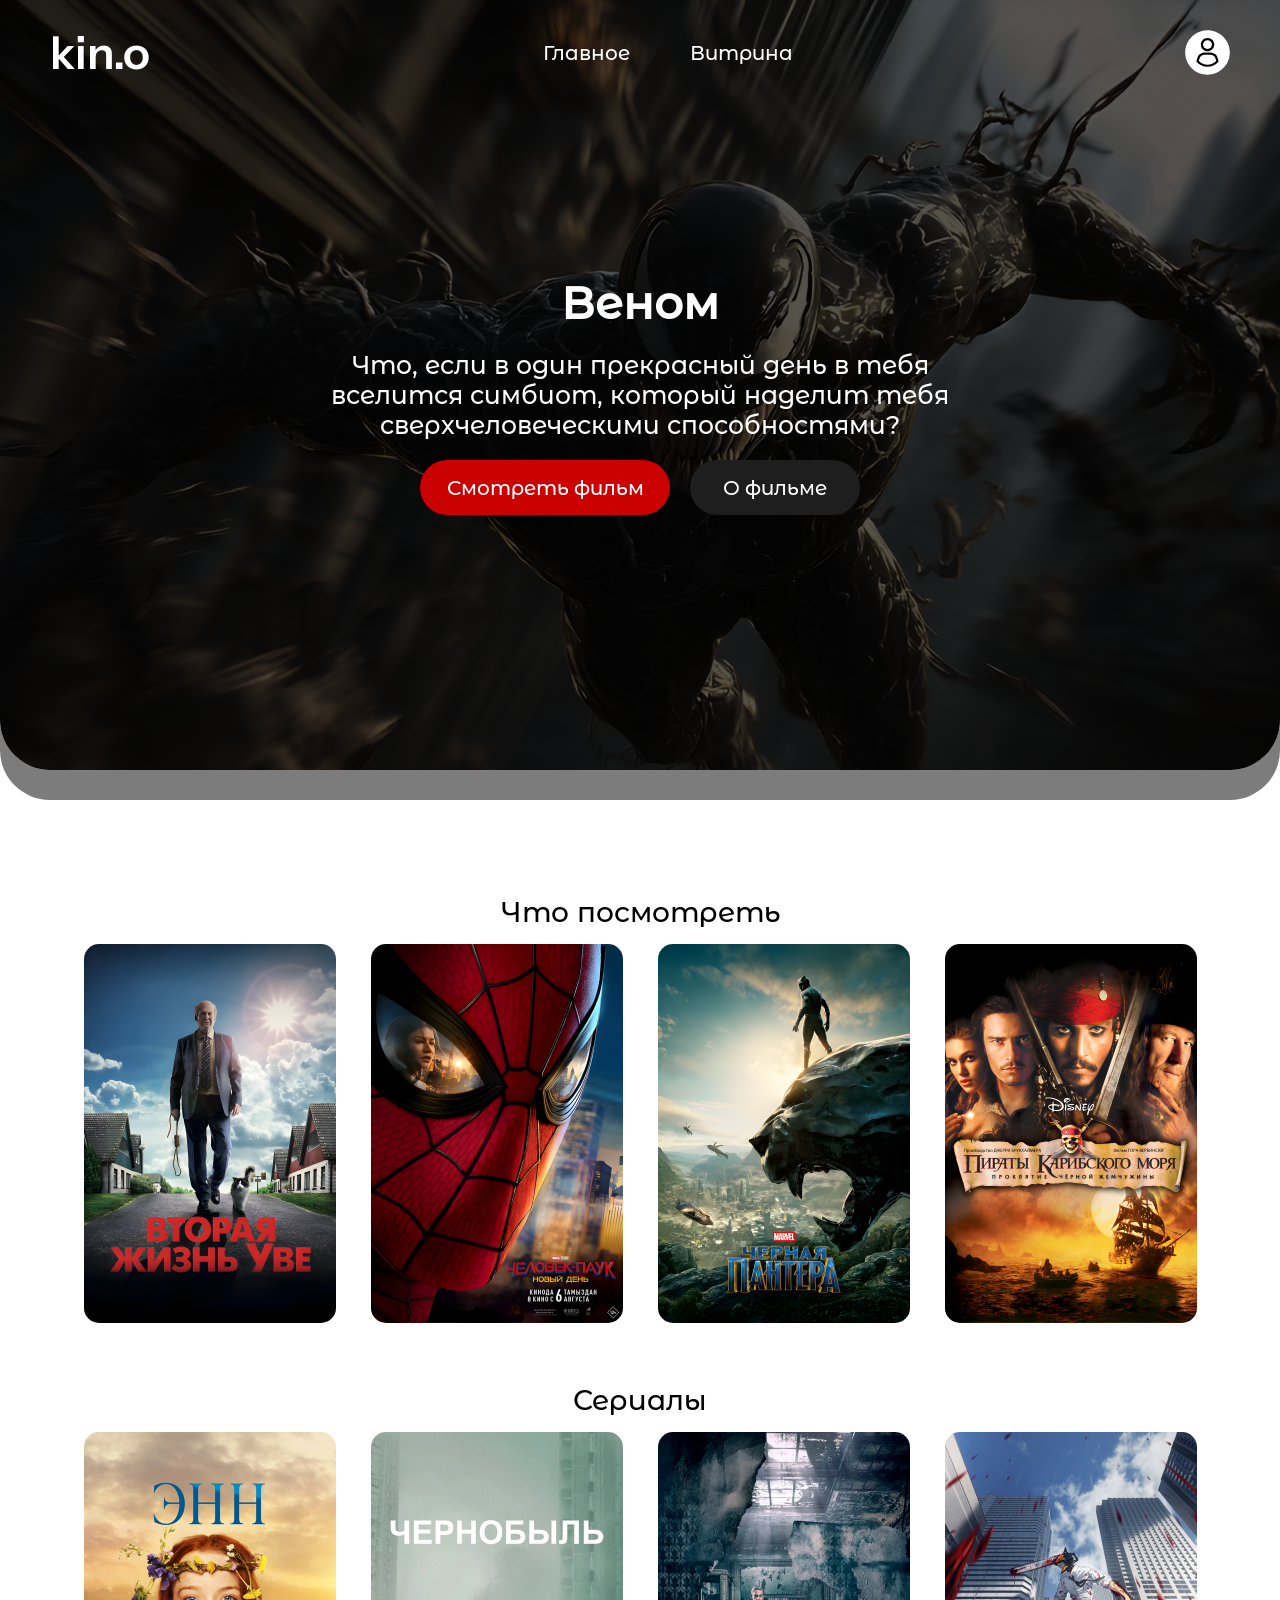
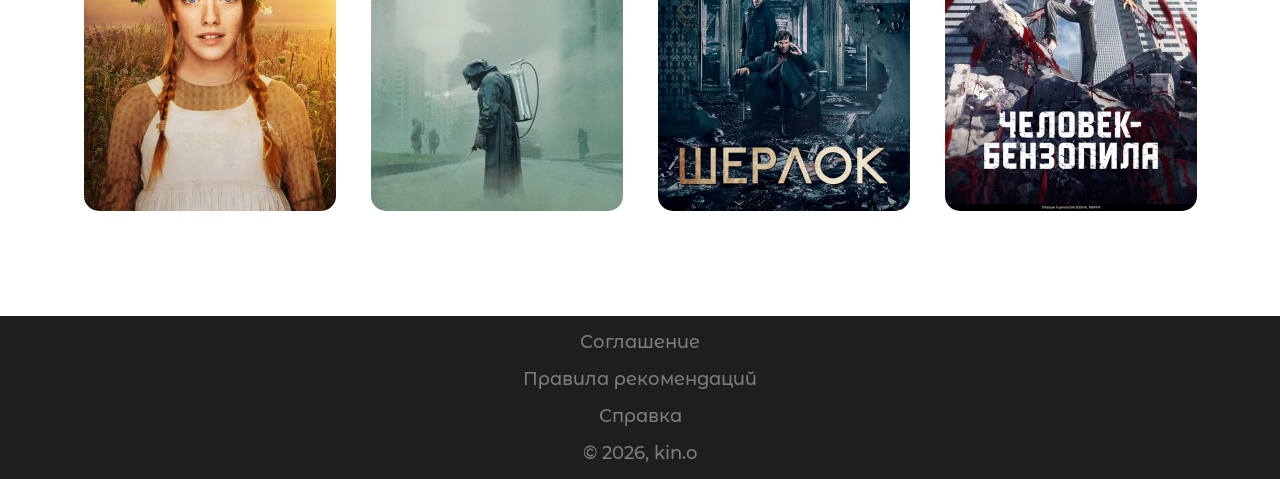
<file: index.html>
<!DOCTYPE html>
<html lang="ru">

<head>
    <meta charset="UTF-8">
    <meta name="viewport" content="width=device-width, initial-scale=1.0">
    <title>Главная</title>
    <link rel="stylesheet" href="./styles/style-index.css">
</head>

<body>

    <header class="hero-header">

        <nav class="navbar">
            <div class="logo">kin.o</div>

            <div class="nav-links">
                <a href="#">Главное</a>
                <a href="./pages/showcase.html">Витрина</a>
            </div>

            <div class="profile">
                <a href="./pages/registration.html"><img src="./assets/profile.svg" alt="Профиль"></a>
            </div>
        </nav>

        <div class="hero-content">
            <h1>Веном</h1>

            <p>
                Что, если в один прекрасный день в тебя вселится симбиот,
                который наделит тебя сверхчеловеческими способностями?
            </p>

            <div class="btn-place">
                <button class="btn-watch">Смотреть фильм</button>
                <button class="btn-about">О фильме</button>
            </div>
        </div>
    </header>
    <main class="main">

        <section class="movie-section">
            <h2>Что посмотреть</h2>
            <div class="cards">
                <div class="card"> <img src="./assets/image 6.png"></div>
                <div class="card"> <img src="./assets/image 7.png"></div>
                <div class="card"> <img src="./assets/image 8.png"></div>
                <div class="card"> <img src="./assets/image 9.png"></div>


            </div>
        </section>

        <section class="movie-section">
            <h2>Сериалы</h2>
            <div class="cards">
                <div class="card"> <img src="./assets/image 10.png"></div>
                <div class="card"> <img src="./assets/image 11.png"></div>
                <div class="card"> <img src="./assets/image 12.png"></div>
                <div class="card"> <img src="./assets/image 13.png"></div>


            </div>
        </section>

    </main>
    <footer>
        <div class="text-footer">
            <div>
                <p class="p-footer">Соглашение</p>
                <p class="p-footer"> Правила рекомендаций</p>
                <p class="p-footer"> Справка</p>
                <p class="p-footer">© 2026, kin.o</p>
            </div>
        </div>
    </footer>

</body>

</html>
</file>
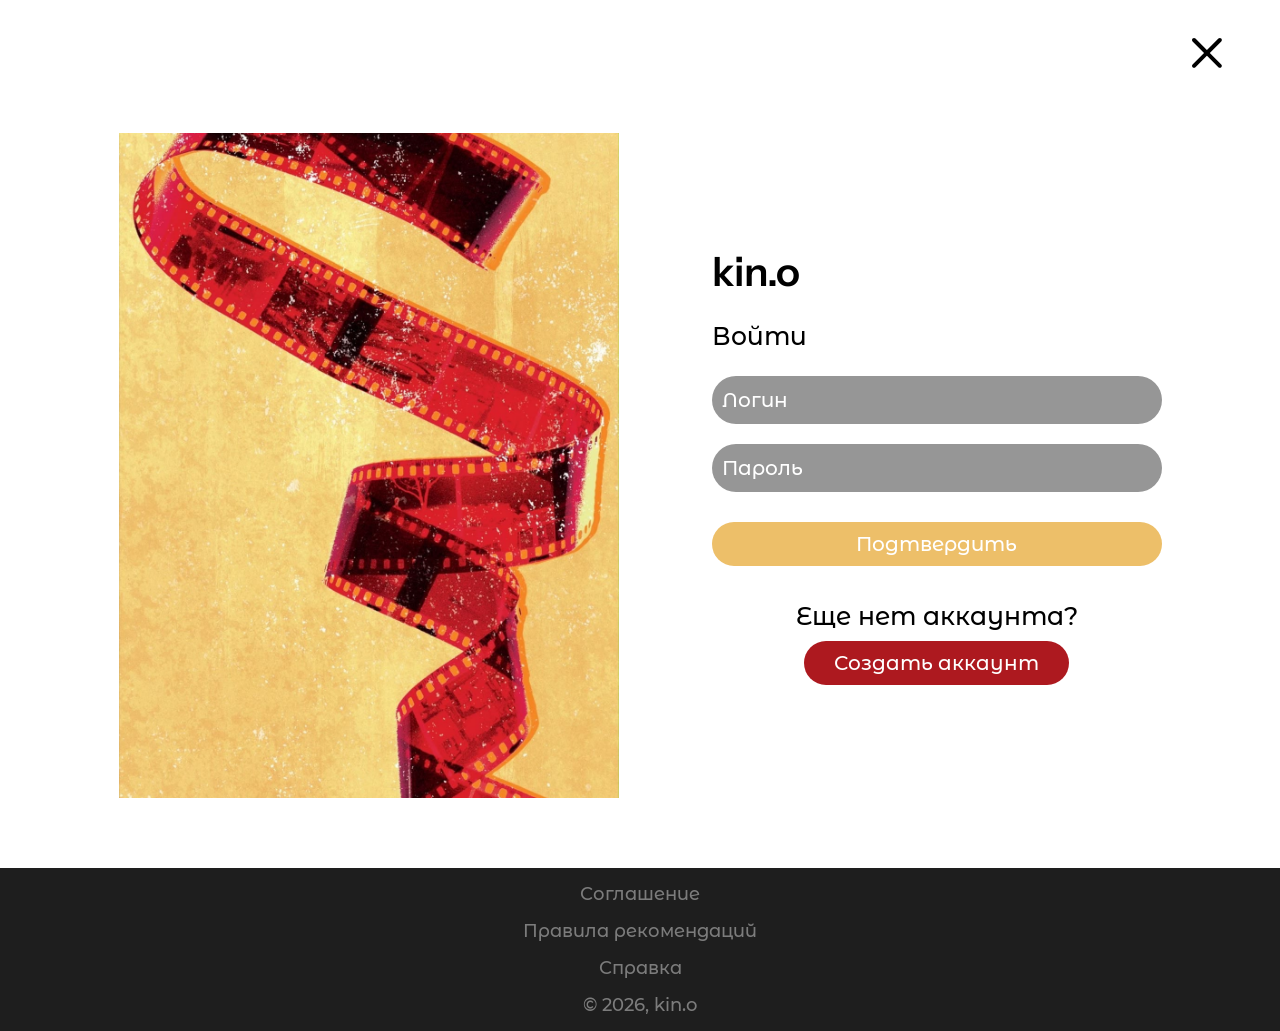
<file: pages/auth.html>
<!DOCTYPE html>
<html lang="en">

<head>
    <meta charset="UTF-8">
    <meta name="viewport" content="width=device-width, initial-scale=1.0">
    <title>Вход</title>
    <link rel="stylesheet" href="../styles/style-auth.css">
</head>

<body>
    <header>
        <a href="../index.html"><img class="close" src="../assets/close.svg" alt="Закрыть"></a>
    </header>
    <main class="main">
        <div class="div-reg">
            <div>
                <img class="banner" src="../assets/banner.png" alt="Баннер">
            </div>
            <div>
                <div>
                    <div class="logo">kin.o</div>
                    <p>Войти</p>
                </div>
                <div class="regis">
                    <input type="text" id="login" placeholder="Логин">
                    <input type="password" id="password" placeholder="Пароль">
                    <button class="btn-confirm" id="auth-btn">Подтвердить</button>
                    <div class="div-sign">
                        <p>Еще нет аккаунта?</p>
                        <a href="../pages/registration.html"><button class="btn-sign">Создать аккаунт</button></a>
                    </div>
                </div>
            </div>
        </div>
    </main>
    <footer>
        <div class="text-footer">
            <div>
                <p class="p-footer">Соглашение</p>
                <p class="p-footer">Правила рекомендаций</p>
                <p class="p-footer">Справка</p>
                <p class="p-footer">© 2026, kin.o</p>
            </div>
        </div>
    </footer>
    <script src="../scripts/auth.js"></script>
</body>

</html>
</file>
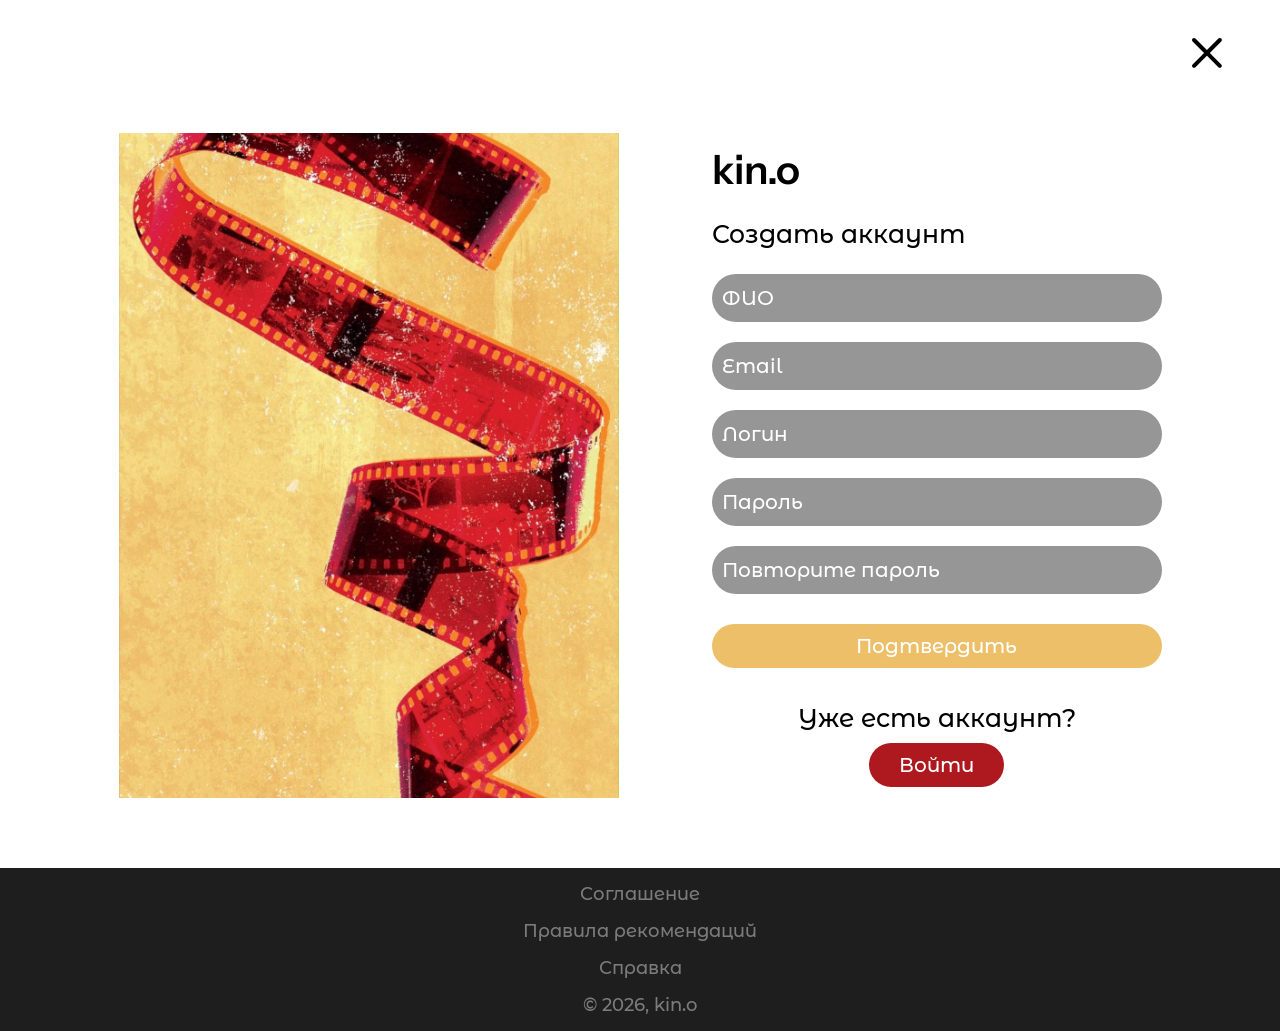
<file: pages/registration.html>
<!DOCTYPE html>
<html lang="en">

<head>
    <meta charset="UTF-8">
    <meta name="viewport" content="width=device-width, initial-scale=1.0">
    <title>Регистрация</title>
    <link rel="stylesheet" href="../styles/style-registration.css">
</head>

<body>
    <header>
        <a href="../index.html"><img class="close" src="../assets/close.svg"></a>
    </header>
    <main class="main">
        <div class="div-reg">
            <div>
                <img class="banner" src="../assets/banner.png">
            </div>
            <div>
                <div>
                    <div class="logo">kin.o</div>
                    <p>Создать аккаунт</p>
                </div>
                <div class="regis">
                    <input type="text" id="reg-fio" placeholder="ФИО">
                    <input type="email" id="reg-email" placeholder="Email">
                    <input type="text" id="reg-login" placeholder="Логин">
                    <input type="password" id="reg-password" placeholder="Пароль">
                    <input type="password" id="reg-password2" placeholder="Повторите пароль">
                    <button class="btn-confirm" id="reg-btn">Подтвердить</button>
                    <div class="div-sign">
                        <p>Уже есть аккаунт?</p>
                        <a href="../pages/auth.html"><button class="btn-sign">Войти</button></a>
                    </div>
                </div>

            </div>
        </div>

    </main>
    <footer>
        <div class="text-footer">
            <div>
                <p class="p-footer">Соглашение</p>
                <p class="p-footer"> Правила рекомендаций</p>
                <p class="p-footer"> Справка</p>
                <p class="p-footer">© 2026, kin.o</p>
            </div>
        </div>
    </footer>
    <script src="../scripts/regis.js"></script>
</body>

</html>
</file>
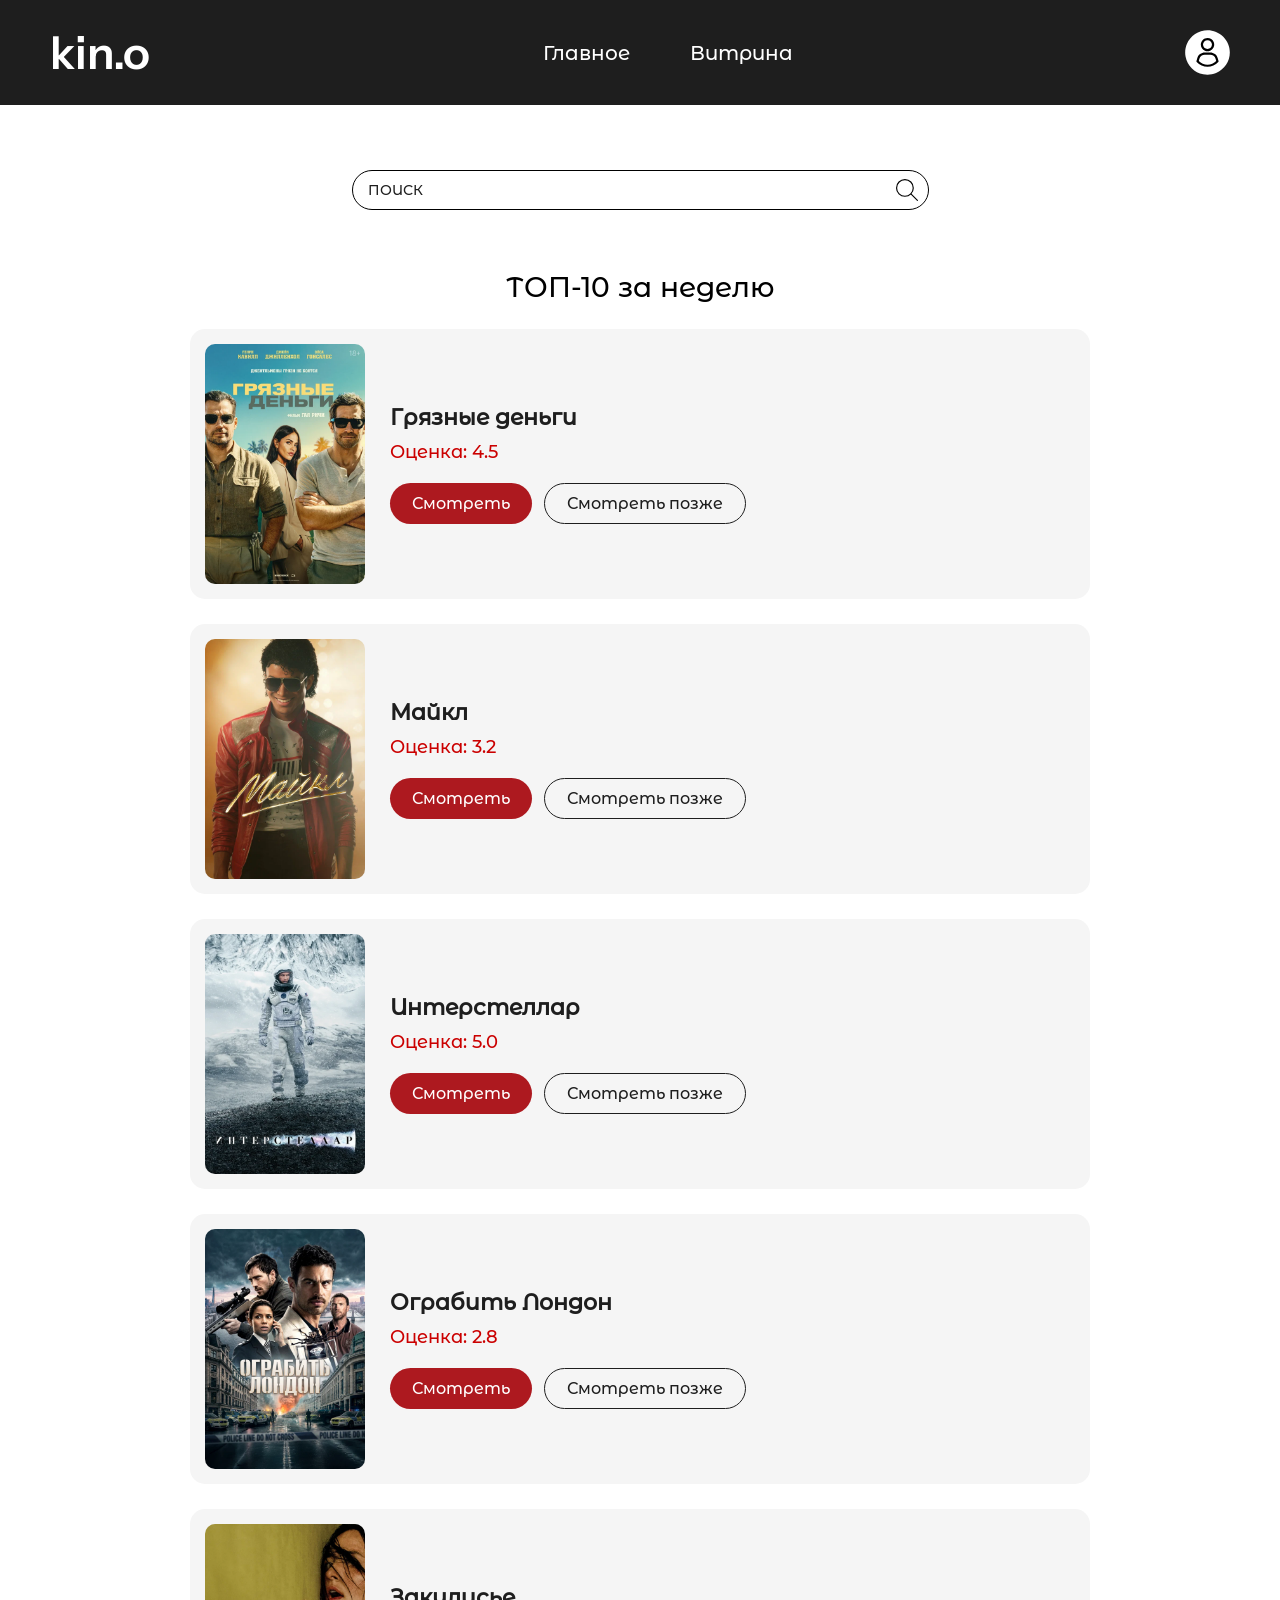
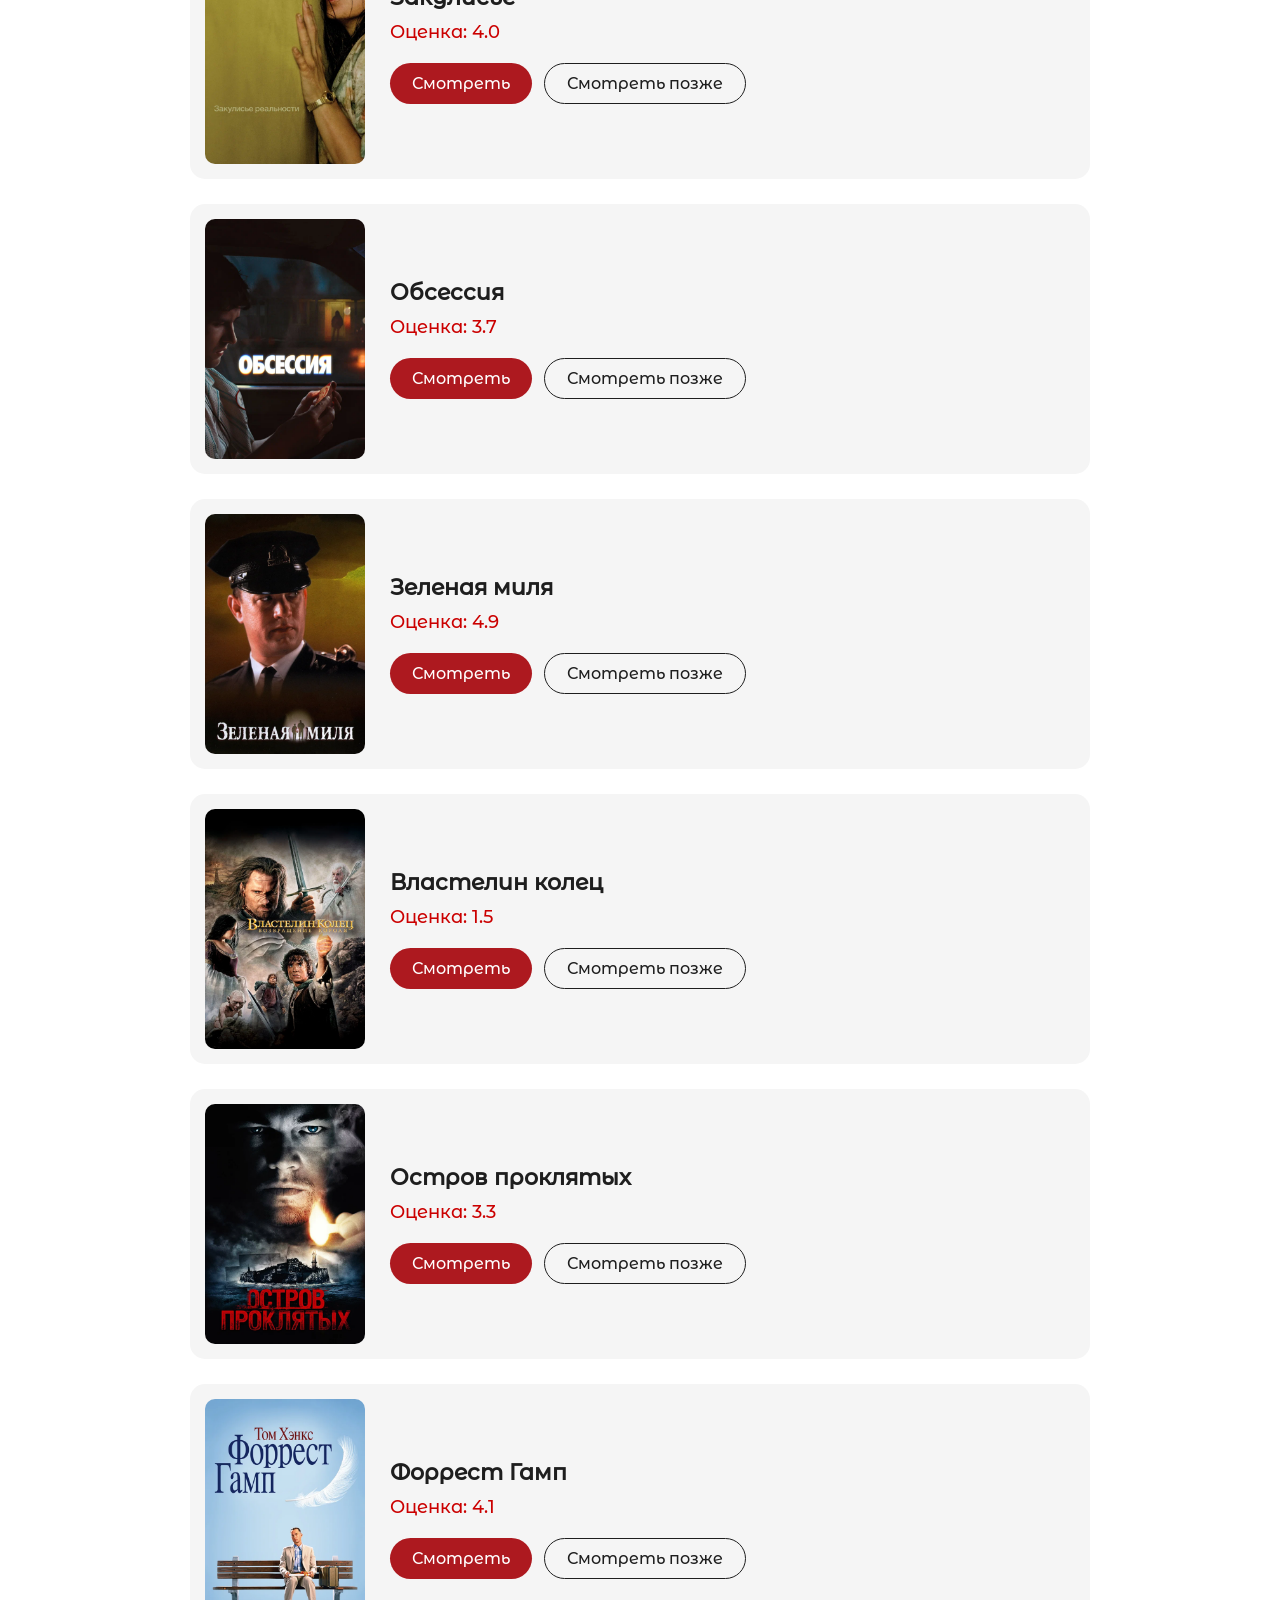
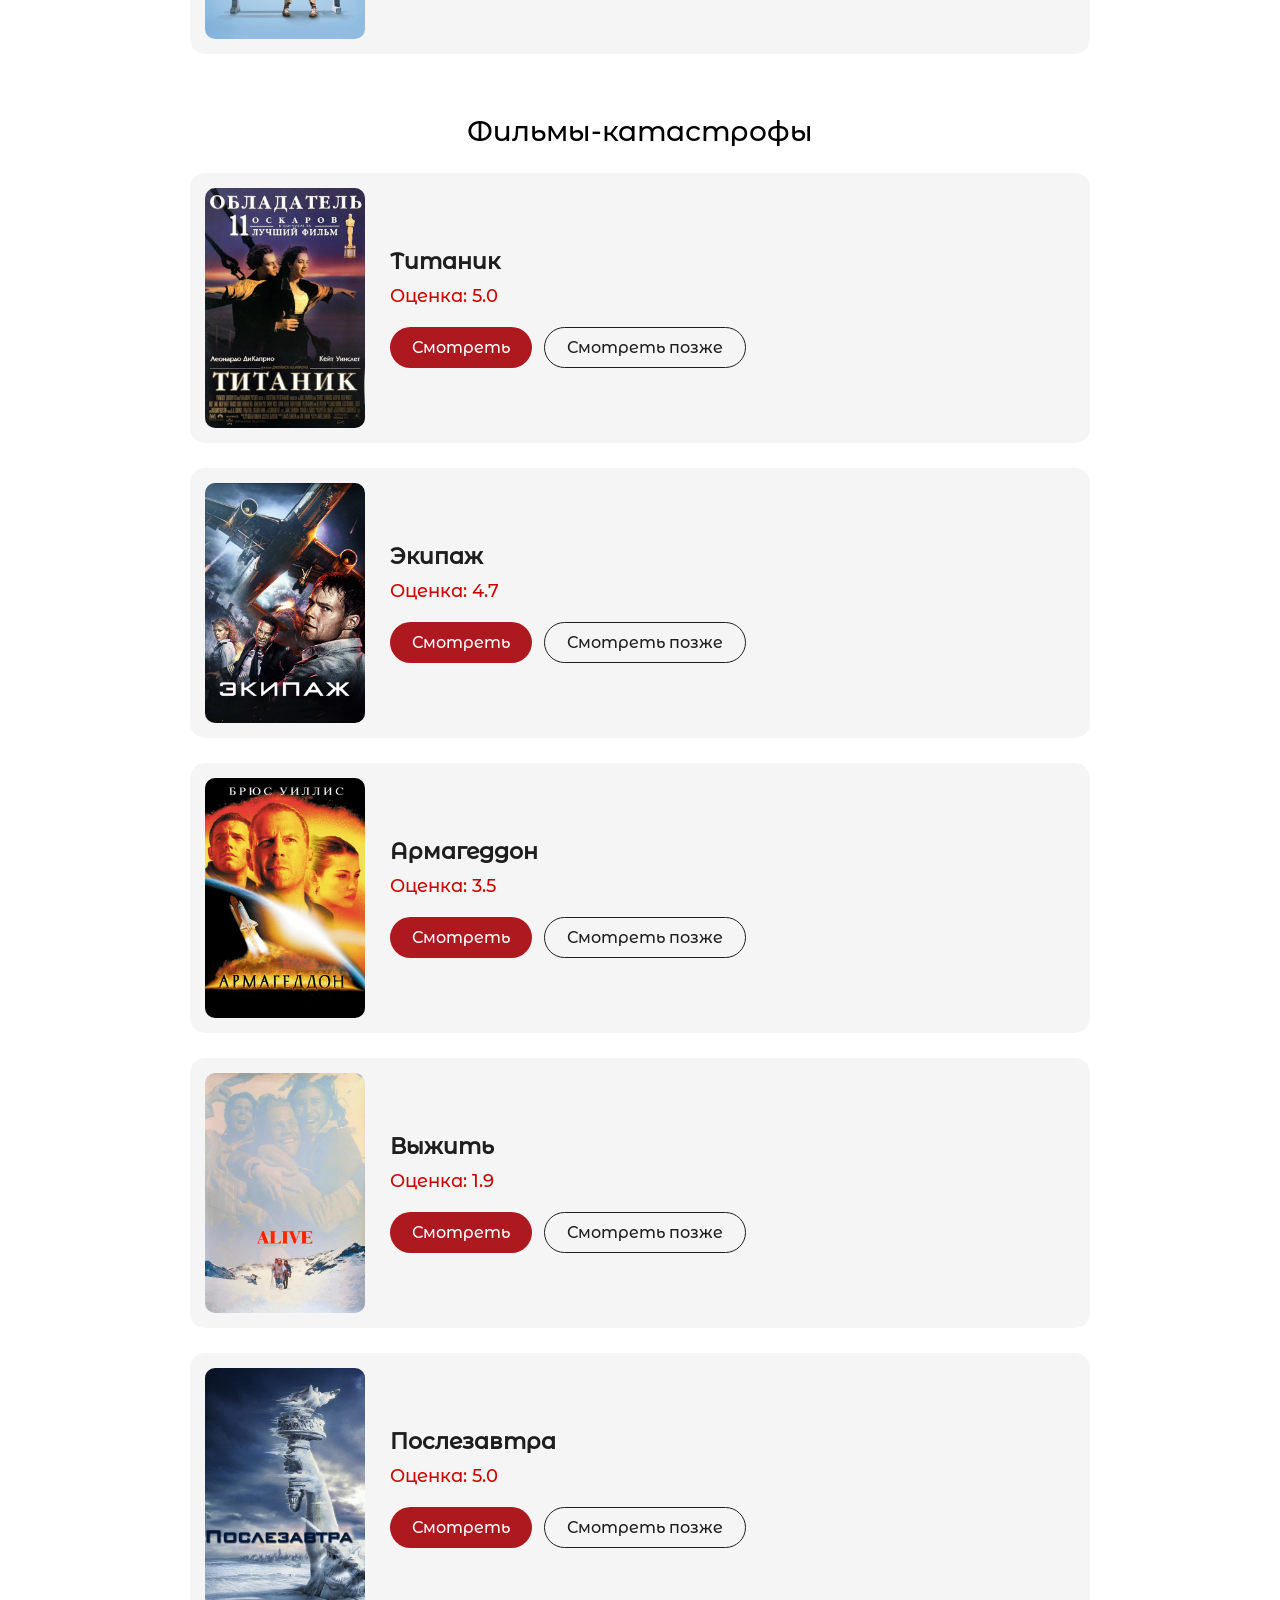
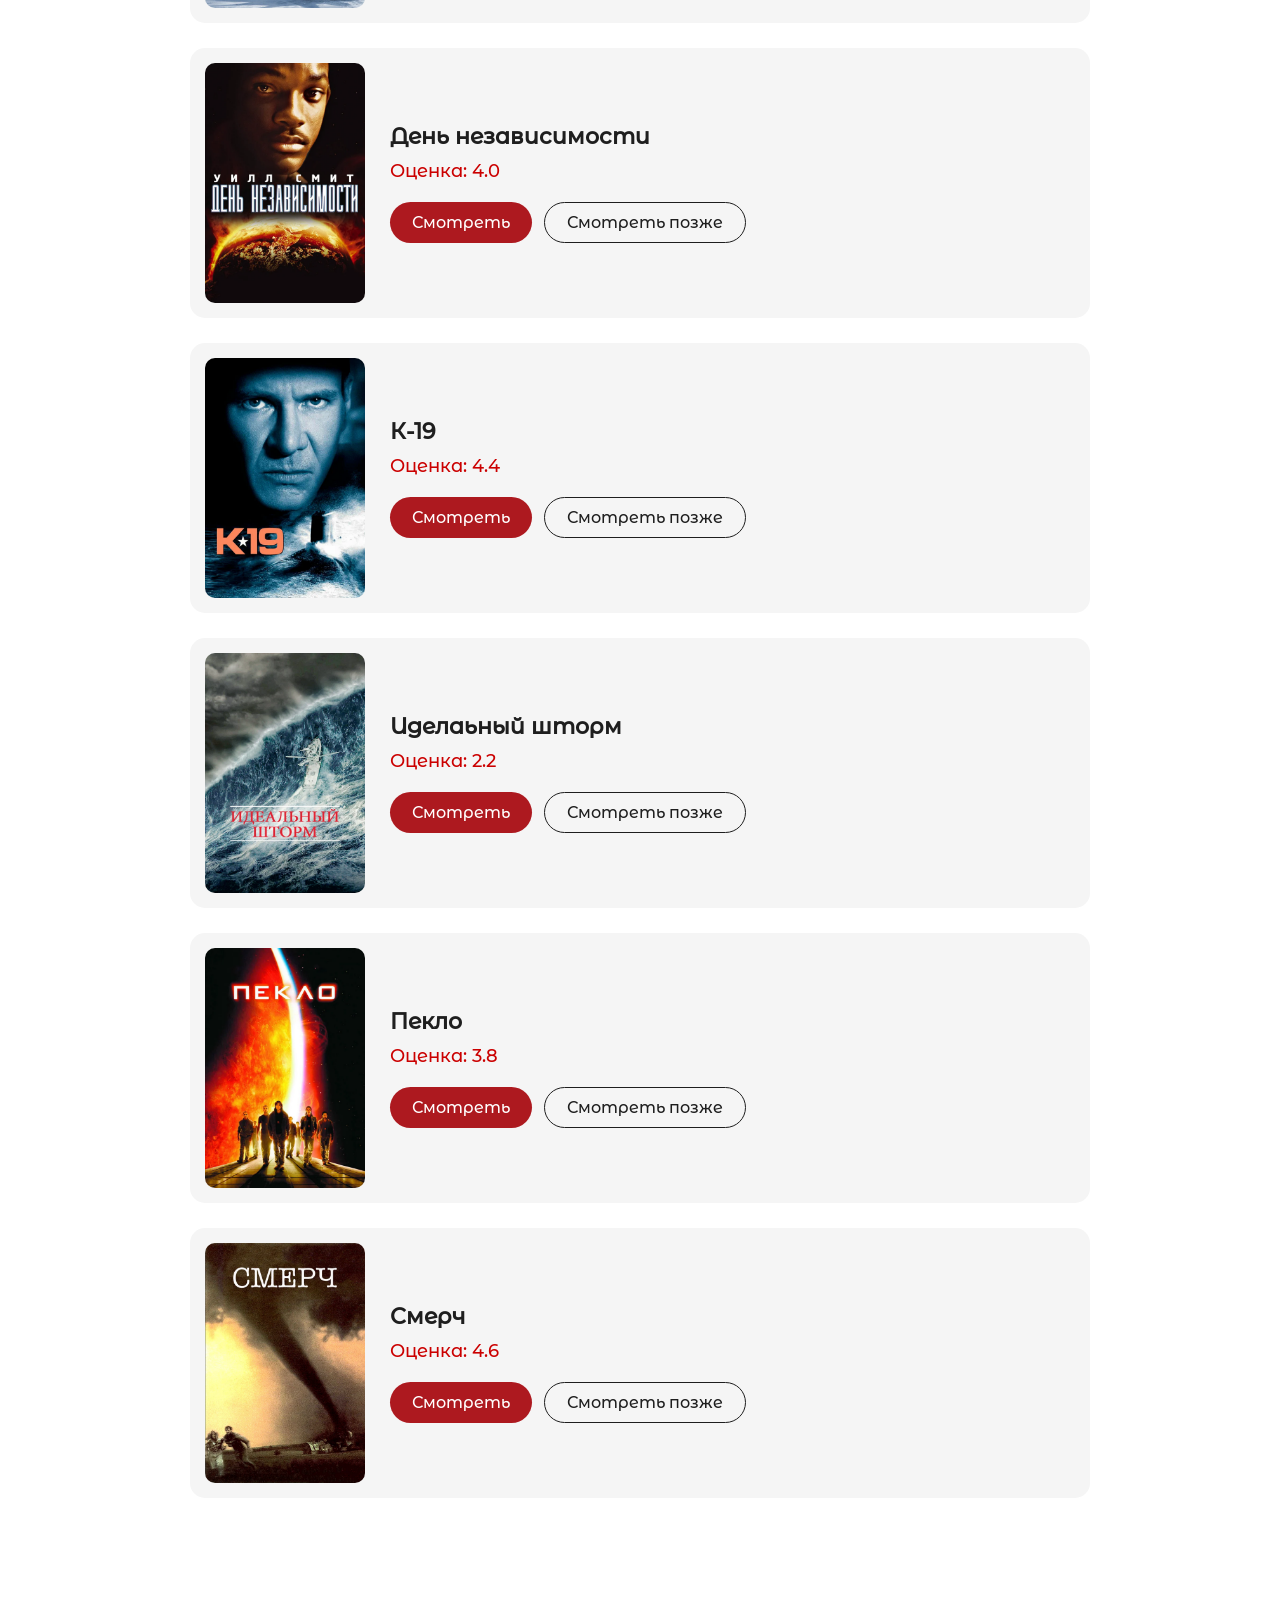
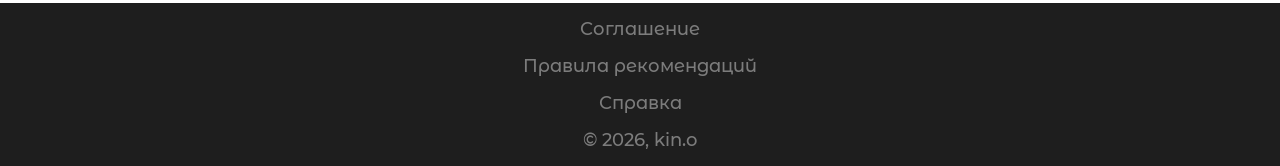
<file: pages/showcase.html>
<!DOCTYPE html>
<html lang="en">

<head>
    <meta charset="UTF-8">
    <meta name="viewport" content="width=device-width, initial-scale=1.0">
    <title>Витрина</title>
    <link rel="stylesheet" href="../styles/style-showcase.css">
</head>

<body>
    <header>
        <nav class="navbar">
            <div class="logo">kin.o</div>

            <div class="nav-links">
                <a href="../index.html">Главное</a>
                <a href="../pages/showcase.html">Витрина</a>
            </div>

            <div class="profile">
                <a href="../pages/registration.html"><img src="../assets/profile.svg" alt="Профиль"></a>
            </div>
        </nav>
    </header>
    <main class="main">
        <div class="search">
            <input type="text" id="search-input" placeholder="ПОИСК">
            <img src="../assets/search.svg" alt="Поиск">
        </div>

        <section class="movie-section" id="section-top">
            <h2>ТОП-10 за неделю</h2>
            <div class="cards">

                <div class="card">
                    <img src="../assets/image 14.png" alt="Фильм">
                    <div class="card-info">
                        <h3 class="card-title">Грязные деньги</h3>
                        <p class="card-rating">Оценка: 4.5</p>
                        <div class="card-buttons">
                            <button class="btn-watch">Смотреть</button>
                            <button class="btn-later">Смотреть позже</button>
                        </div>
                    </div>
                </div>

                <div class="card">
                    <img src="../assets/image 15.png" alt="Фильм">
                    <div class="card-info">
                        <h3 class="card-title">Майкл</h3>
                        <p class="card-rating">Оценка: 3.2</p>
                        <div class="card-buttons">
                            <button class="btn-watch">Смотреть</button>
                            <button class="btn-later">Смотреть позже</button>
                        </div>
                    </div>
                </div>

                <div class="card">
                    <img src="../assets/image 16.png" alt="Фильм">
                    <div class="card-info">
                        <h3 class="card-title">Интерстеллар</h3>
                        <p class="card-rating">Оценка: 5.0</p>
                        <div class="card-buttons">
                            <button class="btn-watch">Смотреть</button>
                            <button class="btn-later">Смотреть позже</button>
                        </div>
                    </div>
                </div>

                <div class="card">
                    <img src="../assets/image 17.png" alt="Фильм">
                    <div class="card-info">
                        <h3 class="card-title">Ограбить Лондон</h3>
                        <p class="card-rating">Оценка: 2.8</p>
                        <div class="card-buttons">
                            <button class="btn-watch">Смотреть</button>
                            <button class="btn-later">Смотреть позже</button>
                        </div>
                    </div>
                </div>

                <div class="card">
                    <img src="../assets/image 18.png" alt="Фильм">
                    <div class="card-info">
                        <h3 class="card-title">Закулисье</h3>
                        <p class="card-rating">Оценка: 4.0</p>
                        <div class="card-buttons">
                            <button class="btn-watch">Смотреть</button>
                            <button class="btn-later">Смотреть позже</button>
                        </div>
                    </div>
                </div>

                <div class="card">
                    <img src="../assets/image 19.png" alt="Фильм">
                    <div class="card-info">
                        <h3 class="card-title">Обсессия</h3>
                        <p class="card-rating">Оценка: 3.7</p>
                        <div class="card-buttons">
                            <button class="btn-watch">Смотреть</button>
                            <button class="btn-later">Смотреть позже</button>
                        </div>
                    </div>
                </div>

                <div class="card">
                    <img src="../assets/image 20.png" alt="Фильм">
                    <div class="card-info">
                        <h3 class="card-title">Зеленая миля</h3>
                        <p class="card-rating">Оценка: 4.9</p>
                        <div class="card-buttons">
                            <button class="btn-watch">Смотреть</button>
                            <button class="btn-later">Смотреть позже</button>
                        </div>
                    </div>
                </div>

                <div class="card">
                    <img src="../assets/image 21.png" alt="Фильм">
                    <div class="card-info">
                        <h3 class="card-title">Властелин колец</h3>
                        <p class="card-rating">Оценка: 1.5</p>
                        <div class="card-buttons">
                            <button class="btn-watch">Смотреть</button>
                            <button class="btn-later">Смотреть позже</button>
                        </div>
                    </div>
                </div>

                <div class="card">
                    <img src="../assets/image 22.png" alt="Фильм">
                    <div class="card-info">
                        <h3 class="card-title">Остров проклятых</h3>
                        <p class="card-rating">Оценка: 3.3</p>
                        <div class="card-buttons">
                            <button class="btn-watch">Смотреть</button>
                            <button class="btn-later">Смотреть позже</button>
                        </div>
                    </div>
                </div>

                <div class="card">
                    <img src="../assets/image 23.png" alt="Фильм">
                    <div class="card-info">
                        <h3 class="card-title">Форрест Гамп</h3>
                        <p class="card-rating">Оценка: 4.1</p>
                        <div class="card-buttons">
                            <button class="btn-watch">Смотреть</button>
                            <button class="btn-later">Смотреть позже</button>
                        </div>
                    </div>
                </div>

            </div>
        </section>

        <section class="movie-section" id="section-catastrophe">
            <h2>Фильмы-катастрофы</h2>
            <div class="cards">

                <div class="card">
                    <img src="../assets/image 24.png" alt="Фильм">
                    <div class="card-info">
                        <h3 class="card-title">Титаник</h3>
                        <p class="card-rating">Оценка: 5.0</p>
                        <div class="card-buttons">
                            <button class="btn-watch">Смотреть</button>
                            <button class="btn-later">Смотреть позже</button>
                        </div>
                    </div>
                </div>

                <div class="card">
                    <img src="../assets/image 25.png" alt="Фильм">
                    <div class="card-info">
                        <h3 class="card-title">Экипаж</h3>
                        <p class="card-rating">Оценка: 4.7</p>
                        <div class="card-buttons">
                            <button class="btn-watch">Смотреть</button>
                            <button class="btn-later">Смотреть позже</button>
                        </div>
                    </div>
                </div>

                <div class="card">
                    <img src="../assets/image 26.png" alt="Фильм">
                    <div class="card-info">
                        <h3 class="card-title">Армагеддон</h3>
                        <p class="card-rating">Оценка: 3.5</p>
                        <div class="card-buttons">
                            <button class="btn-watch">Смотреть</button>
                            <button class="btn-later">Смотреть позже</button>
                        </div>
                    </div>
                </div>

                <div class="card">
                    <img src="../assets/image 27.png" alt="Фильм">
                    <div class="card-info">
                        <h3 class="card-title">Выжить</h3>
                        <p class="card-rating">Оценка: 1.9</p>
                        <div class="card-buttons">
                            <button class="btn-watch">Смотреть</button>
                            <button class="btn-later">Смотреть позже</button>
                        </div>
                    </div>
                </div>

                <div class="card">
                    <img src="../assets/image 28.png" alt="Фильм">
                    <div class="card-info">
                        <h3 class="card-title">Послезавтра</h3>
                        <p class="card-rating">Оценка: 5.0</p>
                        <div class="card-buttons">
                            <button class="btn-watch">Смотреть</button>
                            <button class="btn-later">Смотреть позже</button>
                        </div>
                    </div>
                </div>

                <div class="card">
                    <img src="../assets/image 29.png" alt="Фильм">
                    <div class="card-info">
                        <h3 class="card-title">День независимости</h3>
                        <p class="card-rating">Оценка: 4.0</p>
                        <div class="card-buttons">
                            <button class="btn-watch">Смотреть</button>
                            <button class="btn-later">Смотреть позже</button>
                        </div>
                    </div>
                </div>

                <div class="card">
                    <img src="../assets/image 30.png" alt="Фильм">
                    <div class="card-info">
                        <h3 class="card-title">К-19</h3>
                        <p class="card-rating">Оценка: 4.4</p>
                        <div class="card-buttons">
                            <button class="btn-watch">Смотреть</button>
                            <button class="btn-later">Смотреть позже</button>
                        </div>
                    </div>
                </div>

                <div class="card">
                    <img src="../assets/image 31.png" alt="Фильм">
                    <div class="card-info">
                        <h3 class="card-title">Иделаьный шторм</h3>
                            <p class="card-rating">Оценка: 2.2</p>
                            <div class="card-buttons">
                                <button class="btn-watch">Смотреть</button>
                                <button class="btn-later">Смотреть позже</button>
                            </div>
                    </div>
                </div>

                <div class="card">
                    <img src="../assets/image 32.png" alt="Фильм">
                    <div class="card-info">
                        <h3 class="card-title">Пекло</h3>
                        <p class="card-rating">Оценка: 3.8</p>
                        <div class="card-buttons">
                            <button class="btn-watch">Смотреть</button>
                            <button class="btn-later">Смотреть позже</button>
                        </div>
                    </div>
                </div>

                <div class="card">
                    <img src="../assets/image 33.png" alt="Фильм">
                    <div class="card-info">
                        <h3 class="card-title">Смерч</h3>
                        <p class="card-rating">Оценка: 4.6</p>
                        <div class="card-buttons">
                            <button class="btn-watch">Смотреть</button>
                            <button class="btn-later">Смотреть позже</button>
                        </div>
                    </div>
                </div>

            </div>
        </section>
    </main>
    <footer>
        <div class="text-footer">
            <div>
                <p class="p-footer">Соглашение</p>
                <p class="p-footer"> Правила рекомендаций</p>
                <p class="p-footer"> Справка</p>
                <p class="p-footer">© 2026, kin.o</p>
            </div>
        </div>
    </footer>
    <script src="../scripts/search.js"></script>
</body>

</html>
</file>
<file: styles/style-index.css>
@font-face {
    font-family: Instrument-Sans;
    src: url("../fonts/InstrumentSans-SemiBold.ttf");
}

@font-face {
    font-family: Montserrat-Alt;
    src: url("../fonts/MontserratAlternates-Medium.ttf");
}

* {
    box-sizing: border-box;
}

html {
    overflow-x: hidden;
}

body {
    margin: 0;
}

.hero-header {
    width: 100%;
    height: 770px;
    display: flex;
    flex-direction: column;
    color: white;
    background-image: url("../assets/img-main.png");
    background-size: cover;
    background-position: center;
    border-radius: 0 0 50px 50px;
    box-shadow: 0 30px 0 0 #7C7C7C;
}

.navbar {
    display: flex;
    justify-content: space-between;
    align-items: center;
    padding: 25px 50px 0;
}

.logo {
    font-family: Instrument-Sans;
    font-size: 45px;
}

.nav-links {
    display: flex;
    align-items: center;
    gap: 60px;
    font-family: Montserrat-Alt;
    font-size: 20px;
}

.nav-links a {
    color: white;
    text-decoration: none;
}

.nav-links a:hover {
    color: #CB0000;
}

.profile img {
    display: block;
    width: 45px;
    height: 45px;
}

.hero-content {
    flex-grow: 1;
    display: flex;
    flex-direction: column;
    align-items: center;
    justify-content: center;
    padding-bottom: 60px;
}

h1 {
    margin: 0;
    font-family: Montserrat-Alt;
    font-size: 45px;
}

.hero-content p {
    width: 649px;
    margin: 20px 0;
    font-family: Montserrat-Alt;
    font-size: 25px;
    text-align: center;
    color: white;
}

.btn-place {
    display: flex;
    gap: 20px;
}

.btn-watch,
.btn-about {
    height: 55px;

    border: none;
    border-radius: 100px;

    color: white;
    font-family: Montserrat-Alt;
    font-size: 20px;
}

.btn-watch {
    width: 250px;
    background-color: #CB0000;
}

.btn-about {
    width: 170px;
    background-color: #1E1E1E;
}

.btn-watch:hover,
.btn-about:hover {
    cursor: pointer;
}

.main {
    padding: 65px 50px 70px;
}

.movie-section {
    margin: 60px 0 35px;
}

.movie-section h2 {
    margin: 0 0 15px;
    font-family: Montserrat-Alt;
    font-size: 28px;
    font-weight: 500;
    text-align: center;
}

.cards {
    display: flex;
    justify-content: center;
    gap: 35px;
}

.card {
    width: 252px;
    height: 379px;
    overflow: hidden;
    flex-shrink: 0;
    border-radius: 15px;
}

.card img {
    display: block;
    width: 100%;
    height: 100%;
    object-fit: cover;
    transition: transform 0.5s ease;
}

.card:hover img {
    transform: scale(1.1);
}

footer {
    background-color: #1E1E1E;
}

.text-footer {
    display: flex;
    flex-direction: column;
    align-items: center;
    text-align: center;
    margin-top: auto;
}

.p-footer {
    margin: 15px 0;
    font-family: Montserrat-Alt;
    font-size: 18px;
    color: #7C7C7C;
}

@media (max-width: 1200px) {

    .hero-header {
        height: 700px;
        border-radius: 0 0 40px 40px;
    }

    .navbar {
        padding: 22px 35px 0;
    }

    .logo {
        font-size: 40px;
    }

    .nav-links {
        gap: 40px;
        font-size: 18px;
    }

    .profile img {
        width: 40px;
        height: 40px;
    }

    .hero-content {
        padding: 0 30px 50px;
    }

    h1 {
        font-size: 40px;
    }

    .hero-content p {
        width: 80%;
        max-width: 649px;
        font-size: 22px;
    }

    .btn-watch,
    .btn-about {
        height: 52px;
        font-size: 18px;
    }

    .btn-watch {
        width: 230px;
    }

    .btn-about {
        width: 160px;
    }
    .main {
        padding: 55px 25px 60px;
    }

    .search {
        width: 500px;
        max-width: 80%;
    }

    .movie-section {
        margin: 45px 0 35px;
    }

    .movie-section h2 {
        font-size: 24px;
    }

    .cards {
        gap: 18px;
    }

    .card {
        width: calc((100% - 54px) / 4);
        height: auto;
        aspect-ratio: 252 / 379;
    }

    .card img {
        width: 100%;
        height: 100%;
    }
}

@media (max-width: 600px) {

    .hero-header {
        height: 600px;
        border-radius: 0 0 30px 30px;
        box-shadow: 0 20px 0 0 #7C7C7C;
    }

    .navbar {
        padding: 18px 20px 0;
    }

    .logo {
        font-size: 32px;
    }

    .nav-links {
        gap: 15px;
        font-size: 14px;
    }

    .profile img {
        width: 30px;
        height: 30px;
    }

    .hero-content {
        padding: 0 20px 35px;
    }

    h1 {
        font-size: 32px;
    }

    .hero-content p {
        width: 100%;
        max-width: 380px;
        margin: 15px 0 25px;
        font-size: 16px;
        line-height: 1.4;
    }

    .btn-place {
        width: 100%;
        flex-direction: column;
        align-items: center;
        gap: 10px;
    }

    .btn-watch,
    .btn-about {
        width: 100%;
        max-width: 280px;
        height: 48px;
        font-size: 15px;
    }

    .main {
        padding: 40px 10px 45px;
    }

    .search {
        width: 100%;
        max-width: 320px;
        height: 34px;
        margin-bottom: 25px;
    }

    .search input {
        font-size: 12px;
    }

    .search img {
        width: 19px;
        height: 19px;
        margin-right: 8px;
    }

    .movie-section {
        margin: 35px 0 30px;
    }

    .movie-section h2 {
        margin-bottom: 12px;
        font-size: 17px;
    }

    .cards {
        gap: 7px;
    }

    .card {
        width: calc((100vw - 41px) / 4);
        height: auto;
        aspect-ratio: 252 / 379;
        border-radius: 10px;
    }

    .card img {
        width: 100%;
        height: 100%;
    }

    .p-footer {
        margin: 10px 0;
        font-size: 13px;
    }
}

@media (max-width: 380px) {

    .hero-header {
        height: 570px;
    }

    .navbar {
        padding: 15px;
    }

    .logo {
        font-size: 28px;
    }

    .nav-links {
        gap: 10px;
        font-size: 12px;
    }

    .profile img {
        width: 26px;
        height: 26px;
    }

    .hero-content {
        padding: 0 15px 30px;
    }

    h1 {
        font-size: 28px;
    }

    .hero-content p {
        font-size: 14px;
    }

    .btn-watch,
    .btn-about {
        max-width: 250px;
        height: 45px;
        font-size: 14px;
    }

    .main {
        padding: 30px 8px 40px;
    }

    .movie-section h2 {
        font-size: 15px;
    }

    .cards {
        gap: 5px;
    }

    .card {
        width: calc((100vw - 29px) / 4);
        border-radius: 8px;
    }

    .p-footer {
        font-size: 11px;
    }
}
</file>
<file: styles/style-auth.css>
html {
    overflow-x: hidden;
}

html,
body {
    height: 100%;
}

body {
    margin: 0;
    display: flex;
    flex-direction: column;
    min-height: 100vh;
}

* {
    box-sizing: border-box;
}

@font-face {
    font-family: Instrument-Sans;
    src: url("../fonts/InstrumentSans-SemiBold.ttf");
}

@font-face {
    font-family: Montserrat-Alt;
    src: url("../fonts/MontserratAlternates-Medium.ttf");
}

header {
    display: flex;
    justify-content: flex-end;
    padding: 38px 58px 0;
}

.close {
    display: block;
    width: 30px;
}

.main {
    padding: 65px 50px 70px;
    flex: 1;
}

.div-reg {
    display: flex;
    justify-content: center;
    align-items: center;
    gap: 93px;
}

.banner {
    display: block;
    width: 500px;
    height: 665px;
    object-fit: cover;
}

.logo {
    font-family: Instrument-Sans;
    font-size: 40px;
    color: black;
}

.regis {
    width: 450px;

    display: flex;
    flex-direction: column;
    gap: 20px;
}

.regis input {
    width: 100%;
    height: 48px;

    padding: 10px;

    border: none;
    border-radius: 100px;
    outline: none;

    background: #969696;

    font-family: Montserrat-Alt;
    font-size: 20px;
    color: white;
}

.regis input::placeholder {
    color: white;
}

p {
    font-family: Montserrat-Alt;
    font-size: 25px;
}

.btn-confirm {
    width: 100%;

    border: none;
    border-radius: 100px;

    background-color: #EDBF69;
    color: white;

    font-family: Montserrat-Alt;
    font-size: 20px;

    padding: 10px;
    margin-top: 10px;

    cursor: pointer;
}

.div-sign {
    display: flex;
    flex-direction: column;
    align-items: center;
}

.div-sign p {
    margin: 15px 0 0;
    text-align: center;
}

.btn-sign {
    border: none;
    border-radius: 100px;

    background-color: #AD191F;
    color: white;

    font-family: Montserrat-Alt;
    font-size: 20px;

    padding: 10px 30px;
    margin-top: 10px;

    cursor: pointer;
}

footer {
    background-color: #1E1E1E;
}

.text-footer {
    display: flex;
    flex-direction: column;
    align-items: center;
    text-align: center;
    margin-top: auto;
}

.p-footer {
    margin: 15px 0;
    font-family: Montserrat-Alt;
    font-size: 18px;
    color: #7C7C7C;
}

@media (max-width: 1100px) {

    header {
        padding: 30px 35px 0;
    }

    .close {
        width: 27px;
    }

    .main {
        padding: 45px 30px 60px;
    }

    .div-reg {
        gap: 50px;
    }

    .banner {
        width: 42vw;
        height: auto;
        max-width: 450px;
    }

    .regis {
        width: 40vw;
        max-width: 450px;
    }

    .logo {
        font-size: 36px;
    }

    p {
        font-size: 22px;
    }

    .regis input {
        height: 45px;
        font-size: 18px;
    }

    .btn-confirm,
    .btn-sign {
        font-size: 18px;
    }

    .p-footer {
        font-size: 16px;
    }
}

@media (max-width: 800px) {

    header {
        padding: 25px 25px 0;
    }

    .main {
        padding: 35px 20px 50px;
    }

    .div-reg {
        gap: 30px;
    }

    .banner {
        width: 45vw;
        max-width: 350px;
    }

    .regis {
        width: 45vw;
    }

    .logo {
        font-size: 32px;
    }

    p {
        font-size: 20px;
    }

    .regis {
        gap: 15px;
    }

    .regis input {
        height: 42px;
        padding: 9px 14px;
        font-size: 16px;
    }

    .btn-confirm,
    .btn-sign {
        font-size: 16px;
        padding: 9px;
    }
}

@media (max-width: 600px) {

    header {
        padding: 18px 20px 0;
    }

    .close {
        width: 24px;
    }

    .main {
        padding: 25px 20px 40px;
    }

    .div-reg {
        flex-direction: column;
        gap: 30px;
    }

    .banner {
        display: none;
    }

    .div-reg > div:last-child {
        width: 100%;
        max-width: 400px;
    }

    .logo {
        font-size: 30px;
        text-align: center;
    }

    .div-reg > div:last-child > div:first-child p {
        margin: 10px 0 20px;
        font-size: 20px;
        text-align: center;
    }

    .regis {
        width: 100%;
        gap: 14px;
    }

    .regis input {
        height: 42px;
        padding: 9px 14px;
        font-size: 15px;
    }

    .btn-confirm {
        height: 44px;
        margin-top: 5px;
        font-size: 15px;
    }

    .div-sign p {
        font-size: 16px;
    }

    .btn-sign {
        font-size: 15px;
        padding: 9px 25px;
    }

    .p-footer {
        margin: 10px 0;
        font-size: 12px;
    }
}

@media (max-width: 380px) {

    header {
        padding: 15px;
    }

    .close {
        width: 21px;
    }

    .main {
        padding: 20px 15px 35px;
    }

    .div-reg {
        gap: 25px;
    }

    .banner {
        display: none;
    }

    .logo {
        font-size: 27px;
    }

    .div-reg > div:last-child > div:first-child p {
        font-size: 18px;
    }

    .regis {
        gap: 12px;
    }

    .regis input {
        height: 40px;
        font-size: 14px;
    }

    .btn-confirm {
        height: 42px;
        font-size: 14px;
    }

    .div-sign p {
        font-size: 14px;
    }

    .btn-sign {
        font-size: 14px;
    }

    .p-footer {
        font-size: 11px;
    }
}
</file>
<file: styles/style-registration.css>
html {
    overflow-x: hidden;
}

html,
body {
    height: 100%;
}

body {
    margin: 0;
    display: flex;
    flex-direction: column;
    min-height: 100vh;
}

* {
    box-sizing: border-box;
}

@font-face {
    font-family: Instrument-Sans;
    src: url("../fonts/InstrumentSans-SemiBold.ttf");
}

@font-face {
    font-family: Montserrat-Alt;
    src: url("../fonts/MontserratAlternates-Medium.ttf");
}

header {
    display: flex;
    justify-content: flex-end;
    padding: 38px 58px 0;
}

.close {
    display: block;
    width: 30px;
}

.main {
    padding: 65px 50px 70px;
    flex: 1;
}

.div-reg {
    display: flex;
    justify-content: center;
    align-items: center;
    gap: 93px;
}

.banner {
    display: block;
    width: 500px;
    height: 665px;
    object-fit: cover;
}

.logo {
    font-family: Instrument-Sans;
    font-size: 40px;
    color: black;
}

.regis {
    width: 450px;

    display: flex;
    flex-direction: column;
    gap: 20px;
}

.regis input {
    width: 100%;
    height: 48px;

    padding: 10px;

    border: none;
    border-radius: 100px;
    outline: none;

    background: #969696;

    font-family: Montserrat-Alt;
    font-size: 20px;
    color: white;
}

.regis input::placeholder {
    color: white;
}

p {
    font-family: Montserrat-Alt;
    font-size: 25px;
}

.btn-confirm {
    width: 100%;

    border: none;
    border-radius: 100px;

    background-color: #EDBF69;
    color: white;

    font-family: Montserrat-Alt;
    font-size: 20px;

    padding: 10px;
    margin-top: 10px;

    cursor: pointer;
}

.div-sign {
    display: flex;
    flex-direction: column;
    align-items: center;
}

.div-sign p {
    margin: 15px 0 0;
    text-align: center;
}

.btn-sign {
    border: none;
    border-radius: 100px;

    background-color: #AD191F;
    color: white;

    font-family: Montserrat-Alt;
    font-size: 20px;

    padding: 10px 30px;
    margin-top: 10px;

    cursor: pointer;
}

footer {
    background-color: #1E1E1E;
}

.text-footer {
    display: flex;
    flex-direction: column;
    align-items: center;
    text-align: center;

    margin-top: auto;
}

.p-footer {
    margin: 15px 0;

    font-family: Montserrat-Alt;
    font-size: 18px;
    color: #7C7C7C;
}

@media (max-width: 1100px) {

    header {
        padding: 30px 35px 0;
    }

    .close {
        width: 27px;
    }

    .main {
        padding: 45px 30px 60px;
    }

    .div-reg {
        gap: 50px;
    }

    .banner {
        width: 42vw;
        height: auto;
        max-width: 450px;
    }

    .regis {
        width: 40vw;
        max-width: 450px;
    }

    .logo {
        font-size: 36px;
    }

    p {
        font-size: 22px;
    }

    .regis input {
        height: 45px;
        font-size: 18px;
    }

    .btn-confirm,
    .btn-sign {
        font-size: 18px;
    }

    .p-footer {
        font-size: 16px;
    }
}

@media (max-width: 800px) {

    header {
        padding: 25px 25px 0;
    }

    .main {
        padding: 35px 20px 50px;
    }

    .div-reg {
        gap: 30px;
    }

    .banner {
        width: 45vw;
        max-width: 350px;
    }

    .regis {
        width: 45vw;
    }

    .logo {
        font-size: 32px;
    }

    p {
        font-size: 20px;
    }

    .regis {
        gap: 15px;
    }

    .regis input {
        height: 42px;
        padding: 9px 14px;
        font-size: 16px;
    }

    .btn-confirm,
    .btn-sign {
        font-size: 16px;
        padding: 9px;
    }
}

@media (max-width: 600px) {

    header {
        padding: 18px 20px 0;
    }

    .close {
        width: 24px;
    }

    .main {
        padding: 25px 20px 40px;
    }

    .div-reg {
        flex-direction: column;
        gap: 30px;
    }

    .banner {
        display: none;
    }

    .div-reg > div:last-child {
        width: 100%;
        max-width: 400px;
    }

    .logo {
        font-size: 30px;
        text-align: center;
    }

    .div-reg > div:last-child > div:first-child p {
        margin: 10px 0 20px;
        font-size: 20px;
        text-align: center;
    }

    .regis {
        width: 100%;
        gap: 14px;
    }

    .regis input {
        height: 42px;
        padding: 9px 14px;
        font-size: 15px;
    }

    .btn-confirm {
        height: 44px;
        margin-top: 5px;
        font-size: 15px;
    }

    .div-sign p {
        font-size: 16px;
    }

    .btn-sign {
        font-size: 15px;
        padding: 9px 25px;
    }

    .p-footer {
        margin: 10px 0;
        font-size: 12px;
    }
}


/* =========================
   МАЛЕНЬКИЙ ТЕЛЕФОН
   ========================= */

@media (max-width: 380px) {

    header {
        padding: 15px;
    }

    .close {
        width: 21px;
    }

    .main {
        padding: 20px 15px 35px;
    }

    .div-reg {
        gap: 25px;
    }

    .banner {
        display: none;
    }

    .logo {
        font-size: 27px;
    }

    .div-reg > div:last-child > div:first-child p {
        font-size: 18px;
    }

    .regis {
        gap: 12px;
    }

    .regis input {
        height: 40px;
        font-size: 14px;
    }

    .btn-confirm {
        height: 42px;
        font-size: 14px;
    }

    .div-sign p {
        font-size: 14px;
    }

    .btn-sign {
        font-size: 14px;
    }

    .p-footer {
        font-size: 11px;
    }
}
</file>
<file: styles/style-showcase.css>
html {
    overflow-x: hidden;
}

html,
body {
    height: 100%;
}

body {
    margin: 0;
    display: flex;
    flex-direction: column;
    min-height: 100vh;
}

* {
    box-sizing: border-box;
}

@font-face {
    font-family: Instrument-Sans;
    src: url("../fonts/InstrumentSans-SemiBold.ttf");
}

@font-face {
    font-family: Montserrat-Alt;
    src: url("../fonts/MontserratAlternates-Medium.ttf");
}

.navbar {
    display: flex;
    justify-content: space-between;
    align-items: center;
    padding: 25px 50px;
    background-color: #1E1E1E;
}

.logo {
    font-family: Instrument-Sans;
    font-size: 45px;
    color: white;
}

.nav-links {
    display: flex;
    align-items: center;
    gap: 60px;

    font-family: Montserrat-Alt;
    font-size: 20px;
}

.nav-links a {
    color: white;
    text-decoration: none;
}

.nav-links a:hover {
    color: #CB0000;
}

.profile img {
    display: block;
    width: 45px;
    height: 45px;
}

.main {
    padding: 65px 50px 70px;
    flex: 1;
}

.search {
    width: 577px;
    height: 40px;
    margin: 0 auto 25px;
    display: flex;
    align-items: center;
    border: 1px solid black;
    border-radius: 100px;
}

.search input {
    width: 100%;
    height: 100%;
    padding: 0 15px;
    border: none;
    outline: none;
    background: transparent;
    font-family: Montserrat-Alt;
    font-size: 14px;
}

.search input::placeholder {
    color: #1E1E1E;
}

.search img {
    width: 22px;
    height: 22px;
    margin-right: 10px;
}

.movie-section {
    margin: 60px 0 35px;
}

.movie-section h2 {
    margin: 0 0 25px;
    font-family: Montserrat-Alt;
    font-size: 28px;
    font-weight: 500;
    text-align: center;
    color: black;
}

.cards {
    display: flex;
    flex-direction: column;
    gap: 25px;
    max-width: 900px;
    margin: 0 auto;
}

.card {
    display: flex;
    align-items: center;
    gap: 25px;
    padding: 15px;
    border-radius: 15px;
    background: #F5F5F5;
}

.card img {
    display: block;
    width: 160px;
    height: 240px;
    object-fit: cover;
    border-radius: 10px;
    flex-shrink: 0;
}

.card-info {
    display: flex;
    flex-direction: column;
    gap: 10px;
    flex: 1;
}

.card-title {
    margin: 0;
    font-family: Montserrat-Alt;
    font-size: 22px;
    font-weight: 600;
    color: #1E1E1E;
}

.card-rating {
    margin: 0;
    font-family: Montserrat-Alt;
    font-size: 18px;
    color: #CB0000;
}

.card-buttons {
    display: flex;
    gap: 12px;
    margin-top: 10px;
    flex-wrap: wrap;
}

.btn-watch,
.btn-later {
    border: none;
    border-radius: 100px;
    font-family: Montserrat-Alt;
    font-size: 16px;
    padding: 10px 22px;
    cursor: pointer;
}

.btn-watch {
    background: #AD191F;
    color: #fff;
}

.btn-later {
    background: transparent;
    color: #1E1E1E;
    border: 1px solid #1E1E1E;
}

footer {
    background-color: #1E1E1E;
}

.text-footer {
    display: flex;
    flex-direction: column;
    align-items: center;
    text-align: center;
    margin-top: auto;
}

.p-footer {
    margin: 15px 0;
    font-family: Montserrat-Alt;
    font-size: 18px;
    color: #7C7C7C;
}


@media (max-width: 1200px) {

    .navbar {
        padding: 22px 35px;
    }

    .logo {
        font-size: 40px;
    }

    .nav-links {
        gap: 40px;
        font-size: 18px;
    }

    .profile img {
        width: 40px;
        height: 40px;
    }

    .main {
        padding: 55px 25px 60px;
    }

    .search {
        width: 500px;
        max-width: 80%;
    }

    .movie-section {
        margin-top: 45px;
    }

    .movie-section h2 {
        font-size: 24px;
    }

    .cards {
        gap: 20px;
    }

    .card img {
        width: 140px;
        height: 210px;
    }

    .card-title {
        font-size: 20px;
    }

    .card-rating {
        font-size: 16px;
    }

    .btn-watch,
    .btn-later {
        font-size: 15px;
        padding: 9px 18px;
    }
}

@media (max-width: 600px) {

    .navbar {
        padding: 18px 20px;
    }

    .logo {
        font-size: 32px;
    }

    .nav-links {
        gap: 15px;
        font-size: 14px;
    }

    .profile img {
        width: 30px;
        height: 30px;
    }

    .main {
        padding: 40px 15px 45px;
    }

    .search {
        width: 100%;
        max-width: 320px;
        height: 34px;
    }

    .search input {
        font-size: 12px;
    }

    .search img {
        width: 19px;
        height: 19px;
        margin-right: 8px;
    }

    .movie-section {
        margin: 40px 0 30px;
    }

    .movie-section h2 {
        margin-bottom: 20px;
        font-size: 18px;
    }

    .cards {
        gap: 15px;
    }

    .card {
        gap: 15px;
        padding: 10px;
    }

    .card img {
        width: 110px;
        height: 165px;
    }

    .card-title {
        font-size: 16px;
    }

    .card-rating {
        font-size: 14px;
    }

    .card-buttons {
        gap: 8px;
        margin-top: 5px;
    }

    .btn-watch,
    .btn-later {
        font-size: 13px;
        padding: 7px 14px;
    }

    .p-footer {
        margin: 10px 0;
        font-size: 13px;
    }
}

@media (max-width: 380px) {

    .navbar {
        padding: 15px;
    }

    .logo {
        font-size: 28px;
    }

    .nav-links {
        gap: 10px;
        font-size: 12px;
    }

    .profile img {
        width: 26px;
        height: 26px;
    }

    .main {
        padding: 30px 10px 40px;
    }

    .movie-section h2 {
        font-size: 16px;
    }

    .cards {
        gap: 12px;
    }

    .card {
        gap: 10px;
        padding: 8px;
        border-radius: 10px;
    }

    .card img {
        width: 90px;
        height: 135px;
        border-radius: 8px;
    }

    .card-title {
        font-size: 14px;
    }

    .card-rating {
        font-size: 12px;
    }

    .card-buttons {
        gap: 6px;
    }

    .btn-watch,
    .btn-later {
        font-size: 11px;
        padding: 6px 10px;
    }

    .p-footer {
        font-size: 11px;
    }
}
</file>
